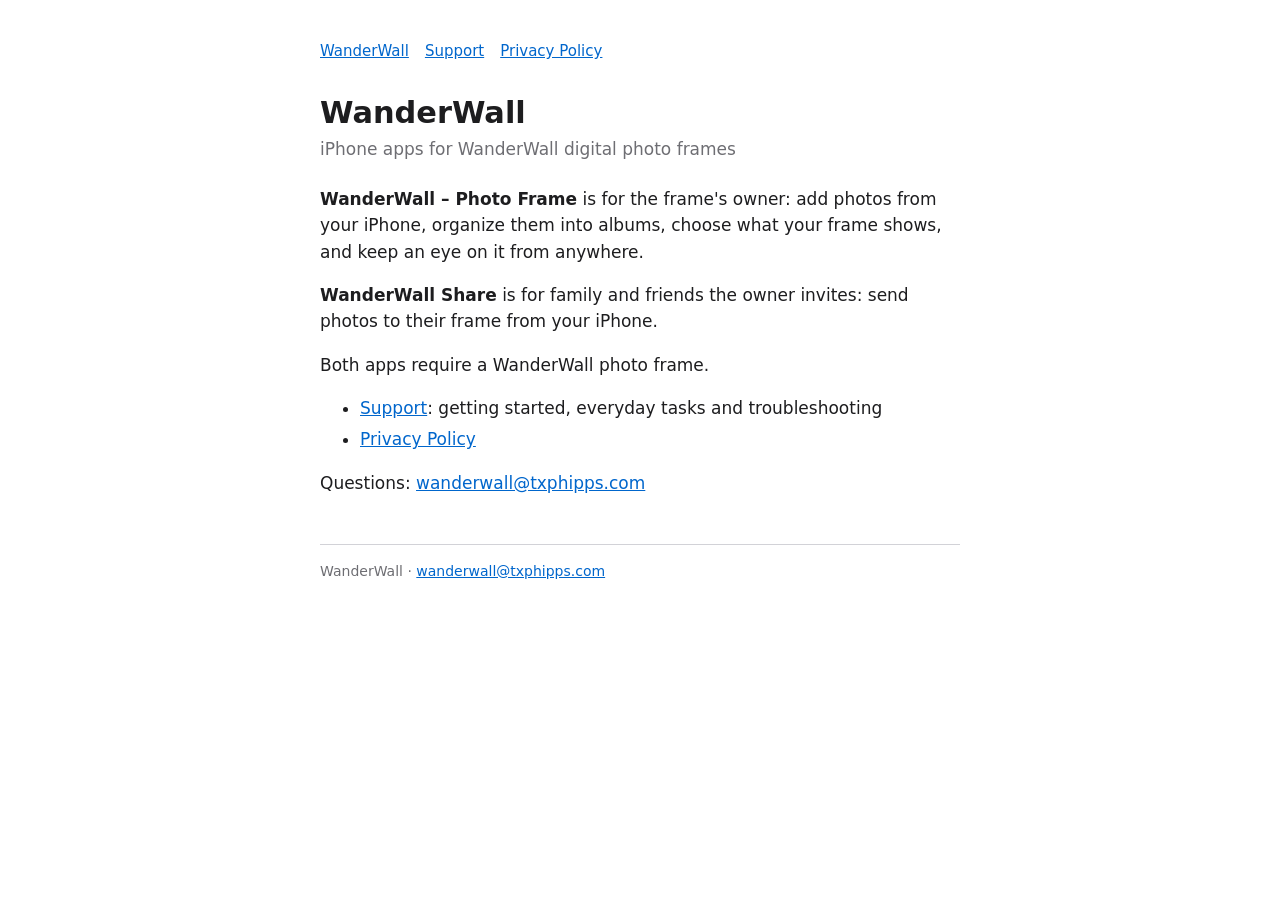
<file: index.html>
<!doctype html>
<html lang="en">
<head>
<meta charset="utf-8">
<meta name="viewport" content="width=device-width, initial-scale=1">
<title>WanderWall</title>
<meta name="description" content="WanderWall – Photo Frame and WanderWall Share, the iPhone apps for WanderWall digital photo frames.">
<link rel="stylesheet" href="/style.css">
</head>
<body>
<main>
<nav><a href="/">WanderWall</a><a href="/support/">Support</a><a href="/privacy/">Privacy Policy</a></nav>
<h1>WanderWall</h1>
<p class="meta">iPhone apps for WanderWall digital photo frames</p>
<p><strong>WanderWall – Photo Frame</strong> is for the frame's owner: add photos from your iPhone, organize them into albums, choose what your frame shows, and keep an eye on it from anywhere.</p>
<p><strong>WanderWall Share</strong> is for family and friends the owner invites: send photos to their frame from your iPhone.</p>
<p>Both apps require a WanderWall photo frame.</p>
<ul>
<li><a href="/support/">Support</a>: getting started, everyday tasks and troubleshooting</li>
<li><a href="/privacy/">Privacy Policy</a></li>
</ul>
<p>Questions: <a href="mailto:wanderwall@txphipps.com">wanderwall@txphipps.com</a></p>
<footer>WanderWall · <a href="mailto:wanderwall@txphipps.com">wanderwall@txphipps.com</a></footer>
</main>
</body>
</html>
</file>
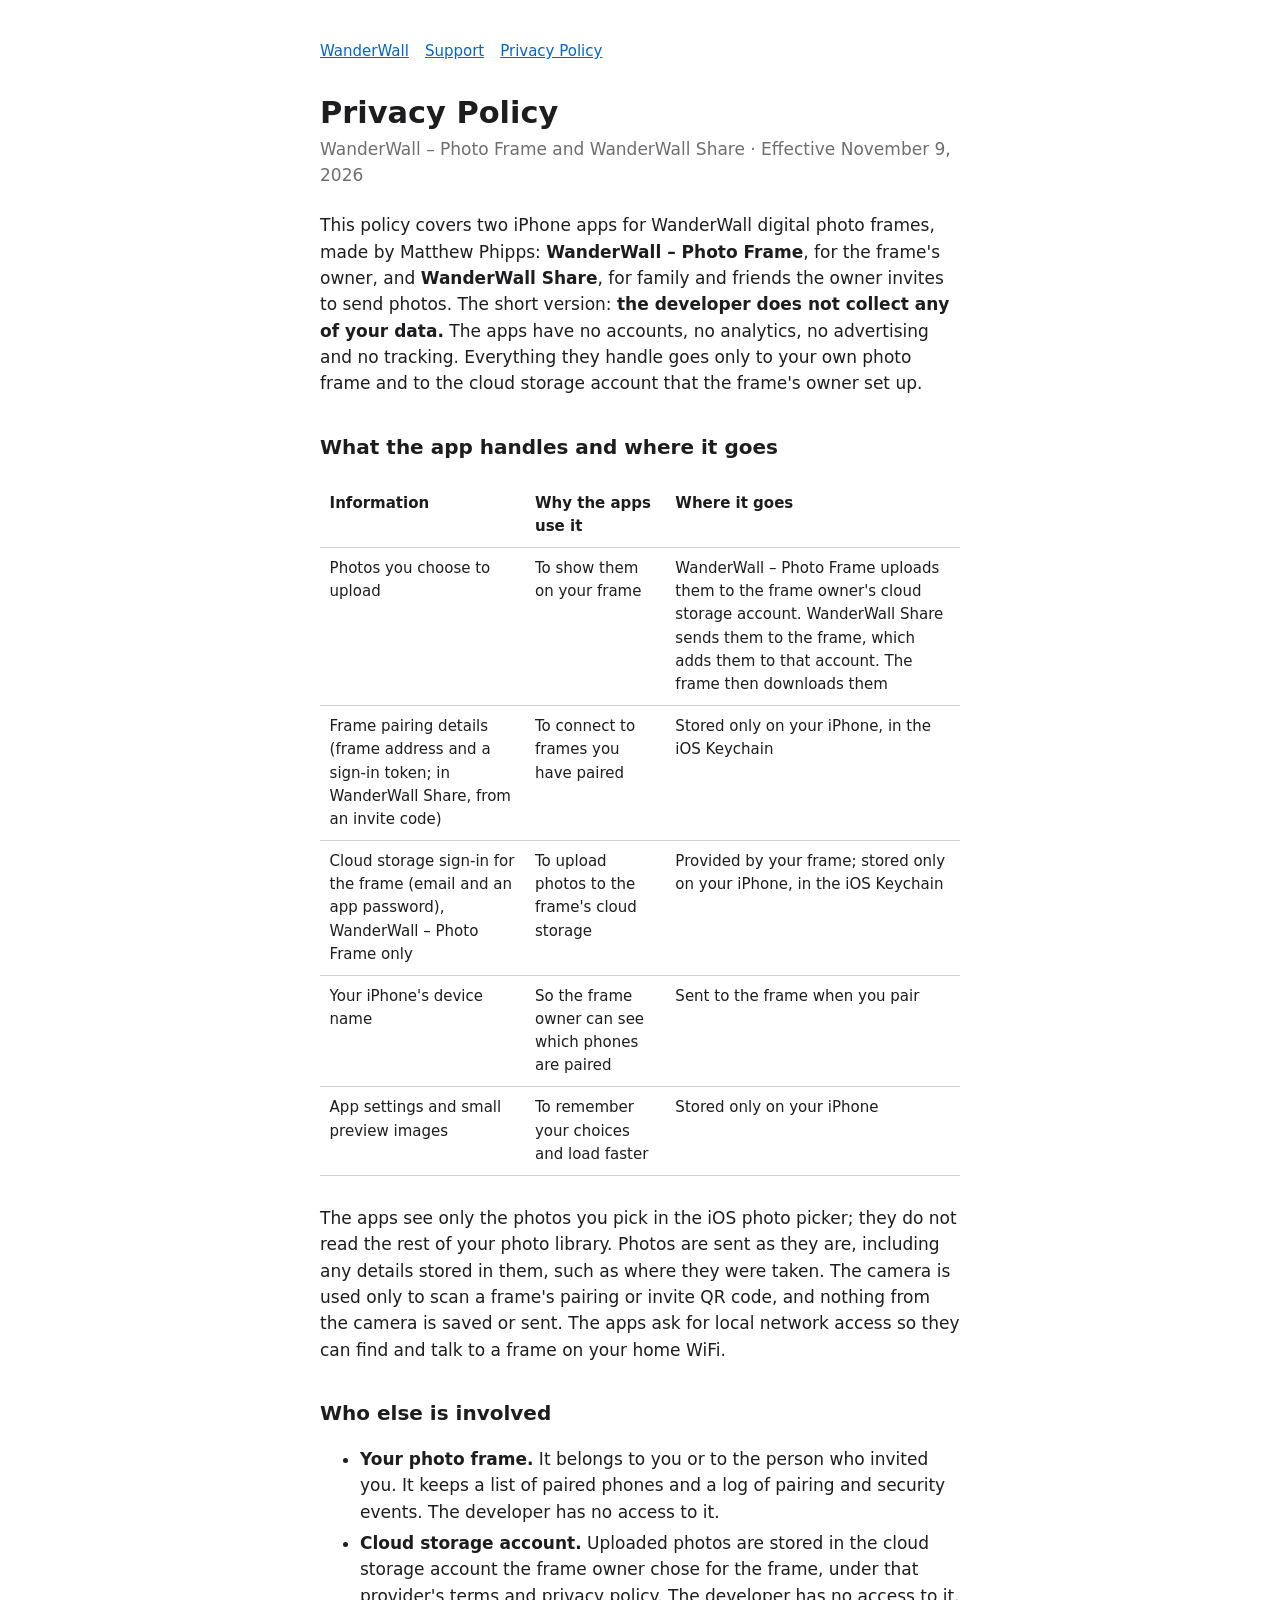
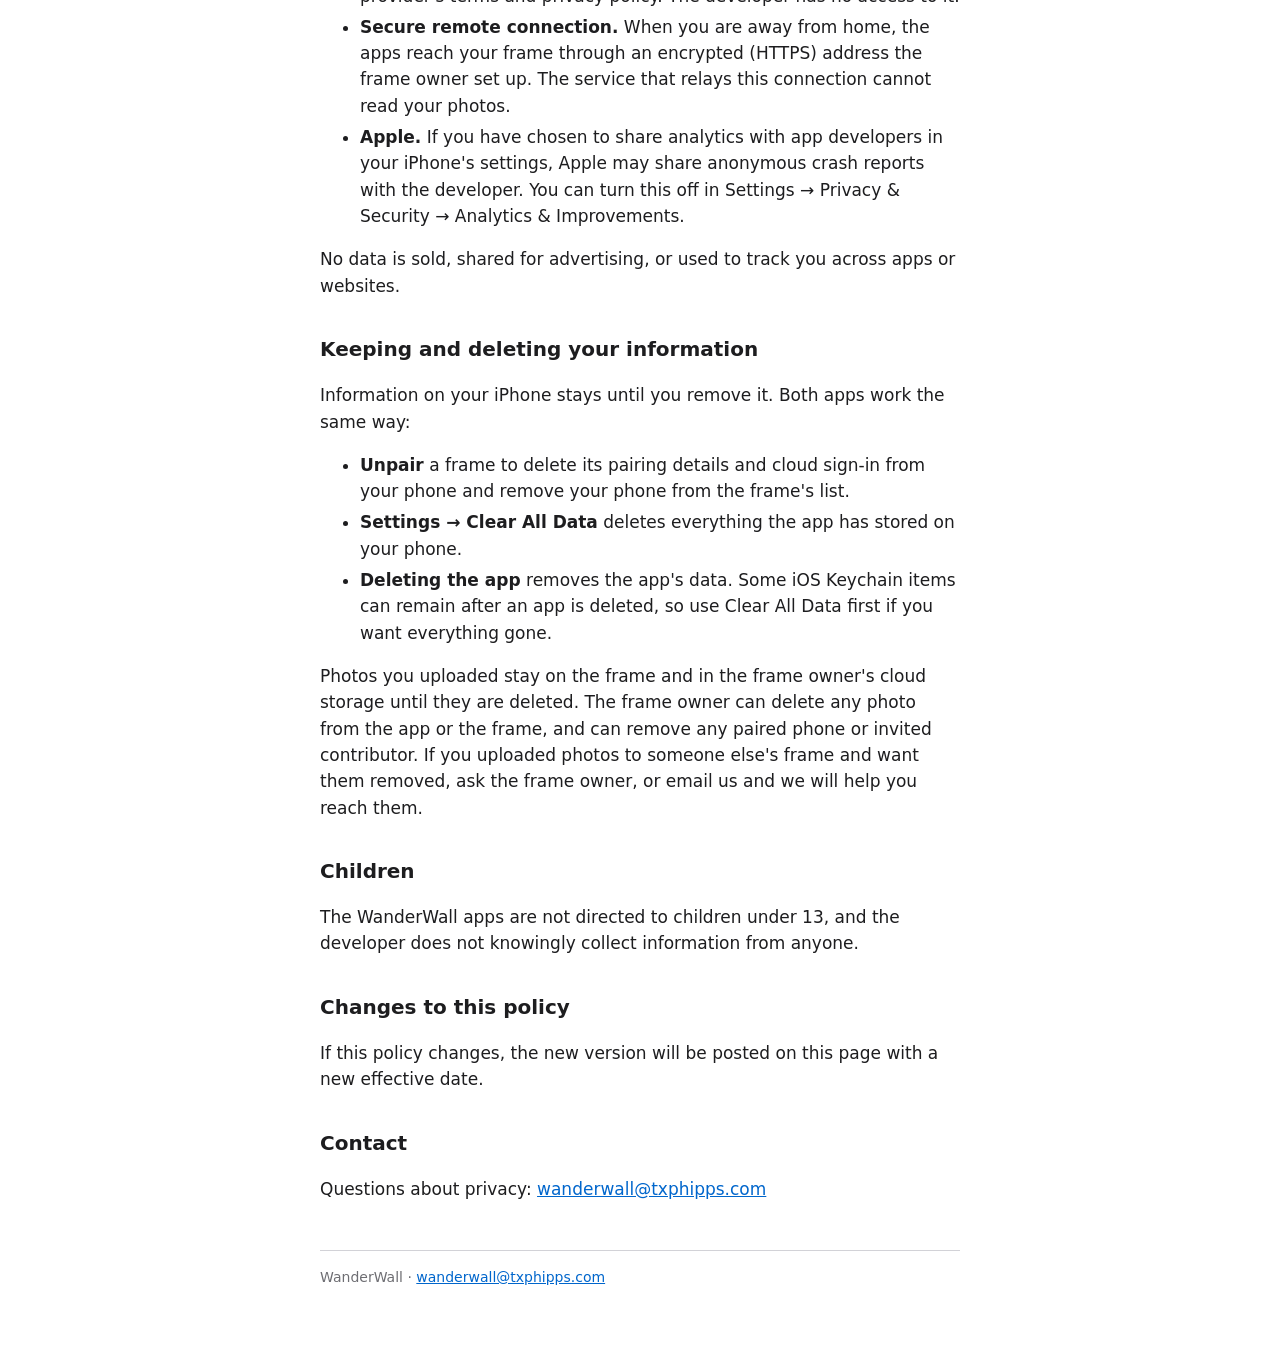
<file: privacy/index.html>
<!doctype html>
<html lang="en">
<head>
<meta charset="utf-8">
<meta name="viewport" content="width=device-width, initial-scale=1">
<title>WanderWall – Privacy Policy</title>
<meta name="description" content="Privacy policy for the WanderWall iPhone apps: WanderWall – Photo Frame and WanderWall Share.">
<link rel="stylesheet" href="/style.css">
</head>
<body>
<main>
<nav><a href="/">WanderWall</a><a href="/support/">Support</a><a href="/privacy/">Privacy Policy</a></nav>
<h1>Privacy Policy</h1>
<p class="meta">WanderWall – Photo Frame and WanderWall Share · Effective November 9, 2026</p>

<p>This policy covers two iPhone apps for WanderWall digital photo frames, made by Matthew Phipps: <strong>WanderWall – Photo Frame</strong>, for the frame's owner, and <strong>WanderWall Share</strong>, for family and friends the owner invites to send photos. The short version: <strong>the developer does not collect any of your data.</strong> The apps have no accounts, no analytics, no advertising and no tracking. Everything they handle goes only to your own photo frame and to the cloud storage account that the frame's owner set up.</p>

<h2>What the app handles and where it goes</h2>
<div class="table"><table>
<thead><tr><th>Information</th><th>Why the apps use it</th><th>Where it goes</th></tr></thead>
<tbody>
<tr><td>Photos you choose to upload</td><td>To show them on your frame</td><td>WanderWall – Photo Frame uploads them to the frame owner's cloud storage account. WanderWall Share sends them to the frame, which adds them to that account. The frame then downloads them</td></tr>
<tr><td>Frame pairing details (frame address and a sign-in token; in WanderWall Share, from an invite code)</td><td>To connect to frames you have paired</td><td>Stored only on your iPhone, in the iOS Keychain</td></tr>
<tr><td>Cloud storage sign-in for the frame (email and an app password), WanderWall – Photo Frame only</td><td>To upload photos to the frame's cloud storage</td><td>Provided by your frame; stored only on your iPhone, in the iOS Keychain</td></tr>
<tr><td>Your iPhone's device name</td><td>So the frame owner can see which phones are paired</td><td>Sent to the frame when you pair</td></tr>
<tr><td>App settings and small preview images</td><td>To remember your choices and load faster</td><td>Stored only on your iPhone</td></tr>
</tbody>
</table></div>
<p>The apps see only the photos you pick in the iOS photo picker; they do not read the rest of your photo library. Photos are sent as they are, including any details stored in them, such as where they were taken. The camera is used only to scan a frame's pairing or invite QR code, and nothing from the camera is saved or sent. The apps ask for local network access so they can find and talk to a frame on your home WiFi.</p>

<h2>Who else is involved</h2>
<ul>
<li><strong>Your photo frame.</strong> It belongs to you or to the person who invited you. It keeps a list of paired phones and a log of pairing and security events. The developer has no access to it.</li>
<li><strong>Cloud storage account.</strong> Uploaded photos are stored in the cloud storage account the frame owner chose for the frame, under that provider's terms and privacy policy. The developer has no access to it.</li>
<li><strong>Secure remote connection.</strong> When you are away from home, the apps reach your frame through an encrypted (HTTPS) address the frame owner set up. The service that relays this connection cannot read your photos.</li>
<li><strong>Apple.</strong> If you have chosen to share analytics with app developers in your iPhone's settings, Apple may share anonymous crash reports with the developer. You can turn this off in Settings → Privacy &amp; Security → Analytics &amp; Improvements.</li>
</ul>
<p>No data is sold, shared for advertising, or used to track you across apps or websites.</p>

<h2>Keeping and deleting your information</h2>
<p>Information on your iPhone stays until you remove it. Both apps work the same way:</p>
<ul>
<li><strong>Unpair</strong> a frame to delete its pairing details and cloud sign-in from your phone and remove your phone from the frame's list.</li>
<li><strong>Settings → Clear All Data</strong> deletes everything the app has stored on your phone.</li>
<li><strong>Deleting the app</strong> removes the app's data. Some iOS Keychain items can remain after an app is deleted, so use Clear All Data first if you want everything gone.</li>
</ul>
<p>Photos you uploaded stay on the frame and in the frame owner's cloud storage until they are deleted. The frame owner can delete any photo from the app or the frame, and can remove any paired phone or invited contributor. If you uploaded photos to someone else's frame and want them removed, ask the frame owner, or email us and we will help you reach them.</p>

<h2>Children</h2>
<p>The WanderWall apps are not directed to children under 13, and the developer does not knowingly collect information from anyone.</p>

<h2>Changes to this policy</h2>
<p>If this policy changes, the new version will be posted on this page with a new effective date.</p>

<h2>Contact</h2>
<p>Questions about privacy: <a href="mailto:wanderwall@txphipps.com">wanderwall@txphipps.com</a></p>
<footer>WanderWall · <a href="mailto:wanderwall@txphipps.com">wanderwall@txphipps.com</a></footer>
</main>
</body>
</html>
</file>
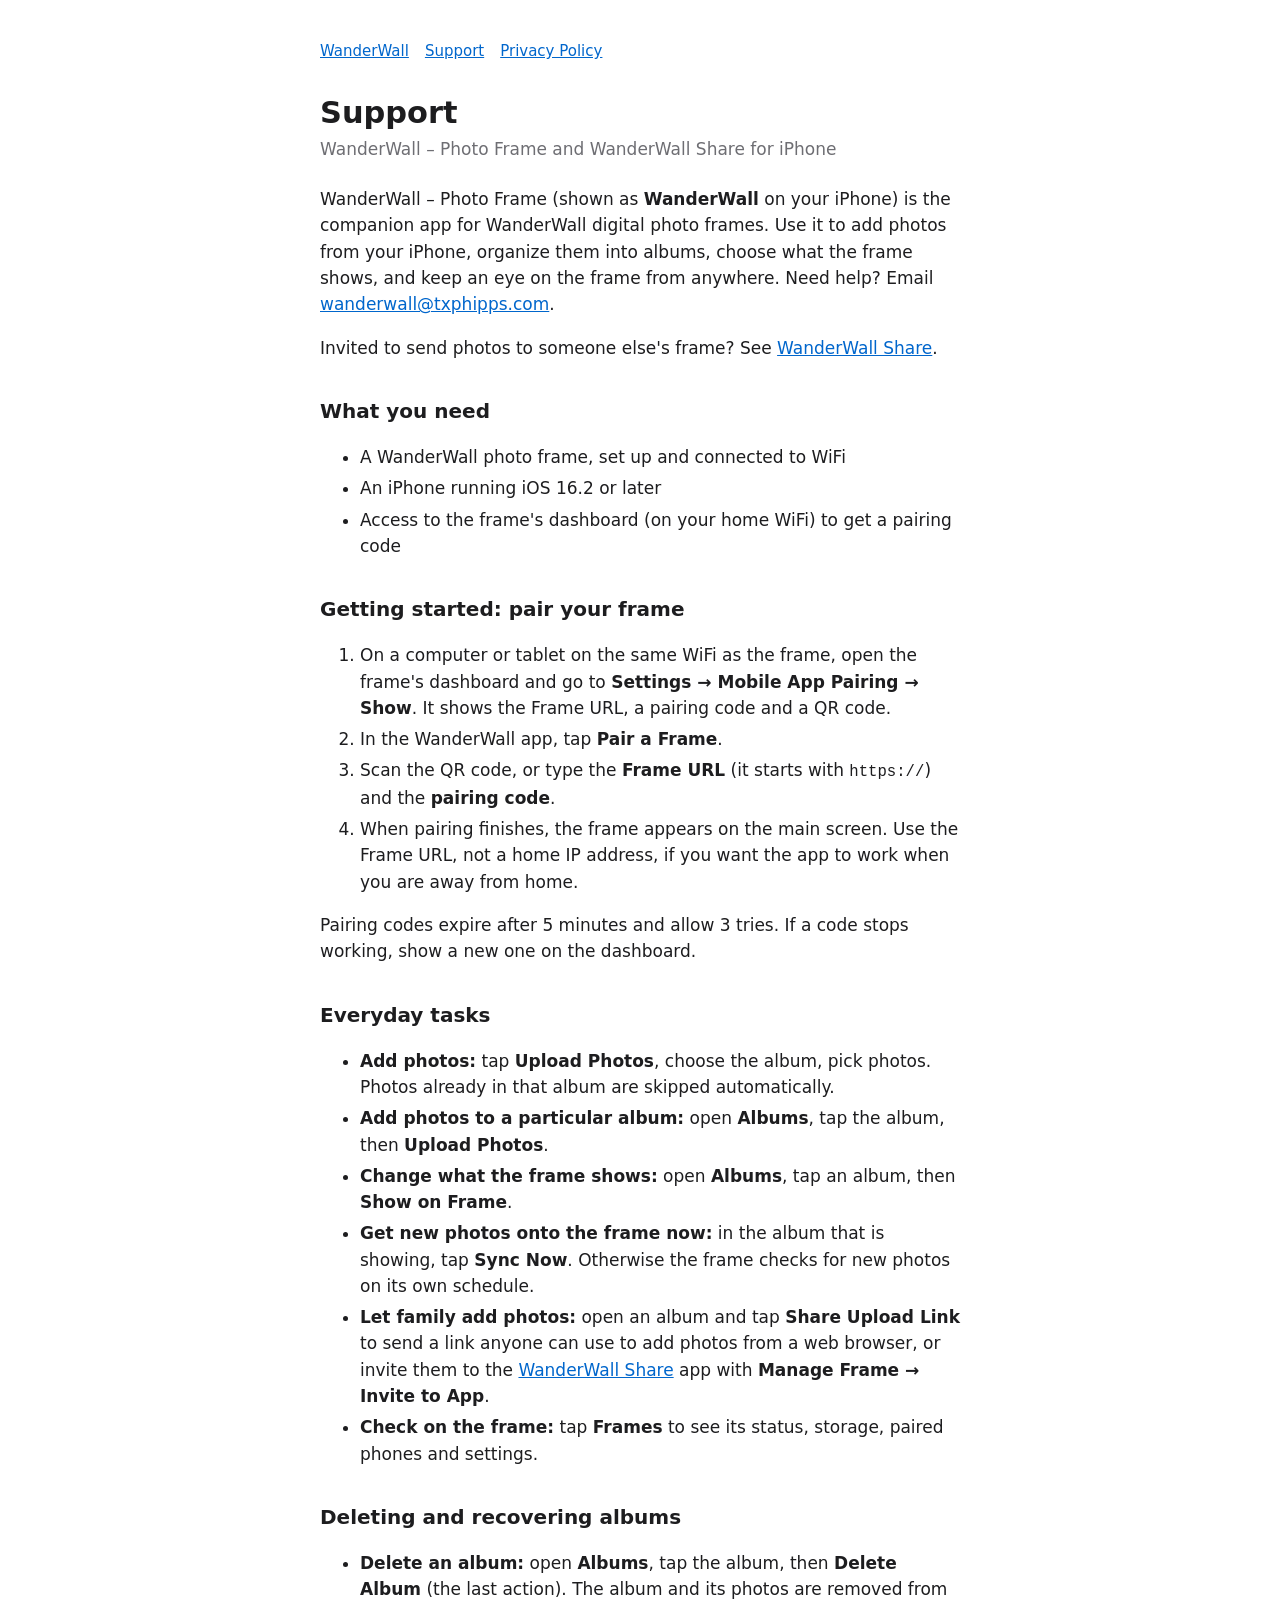
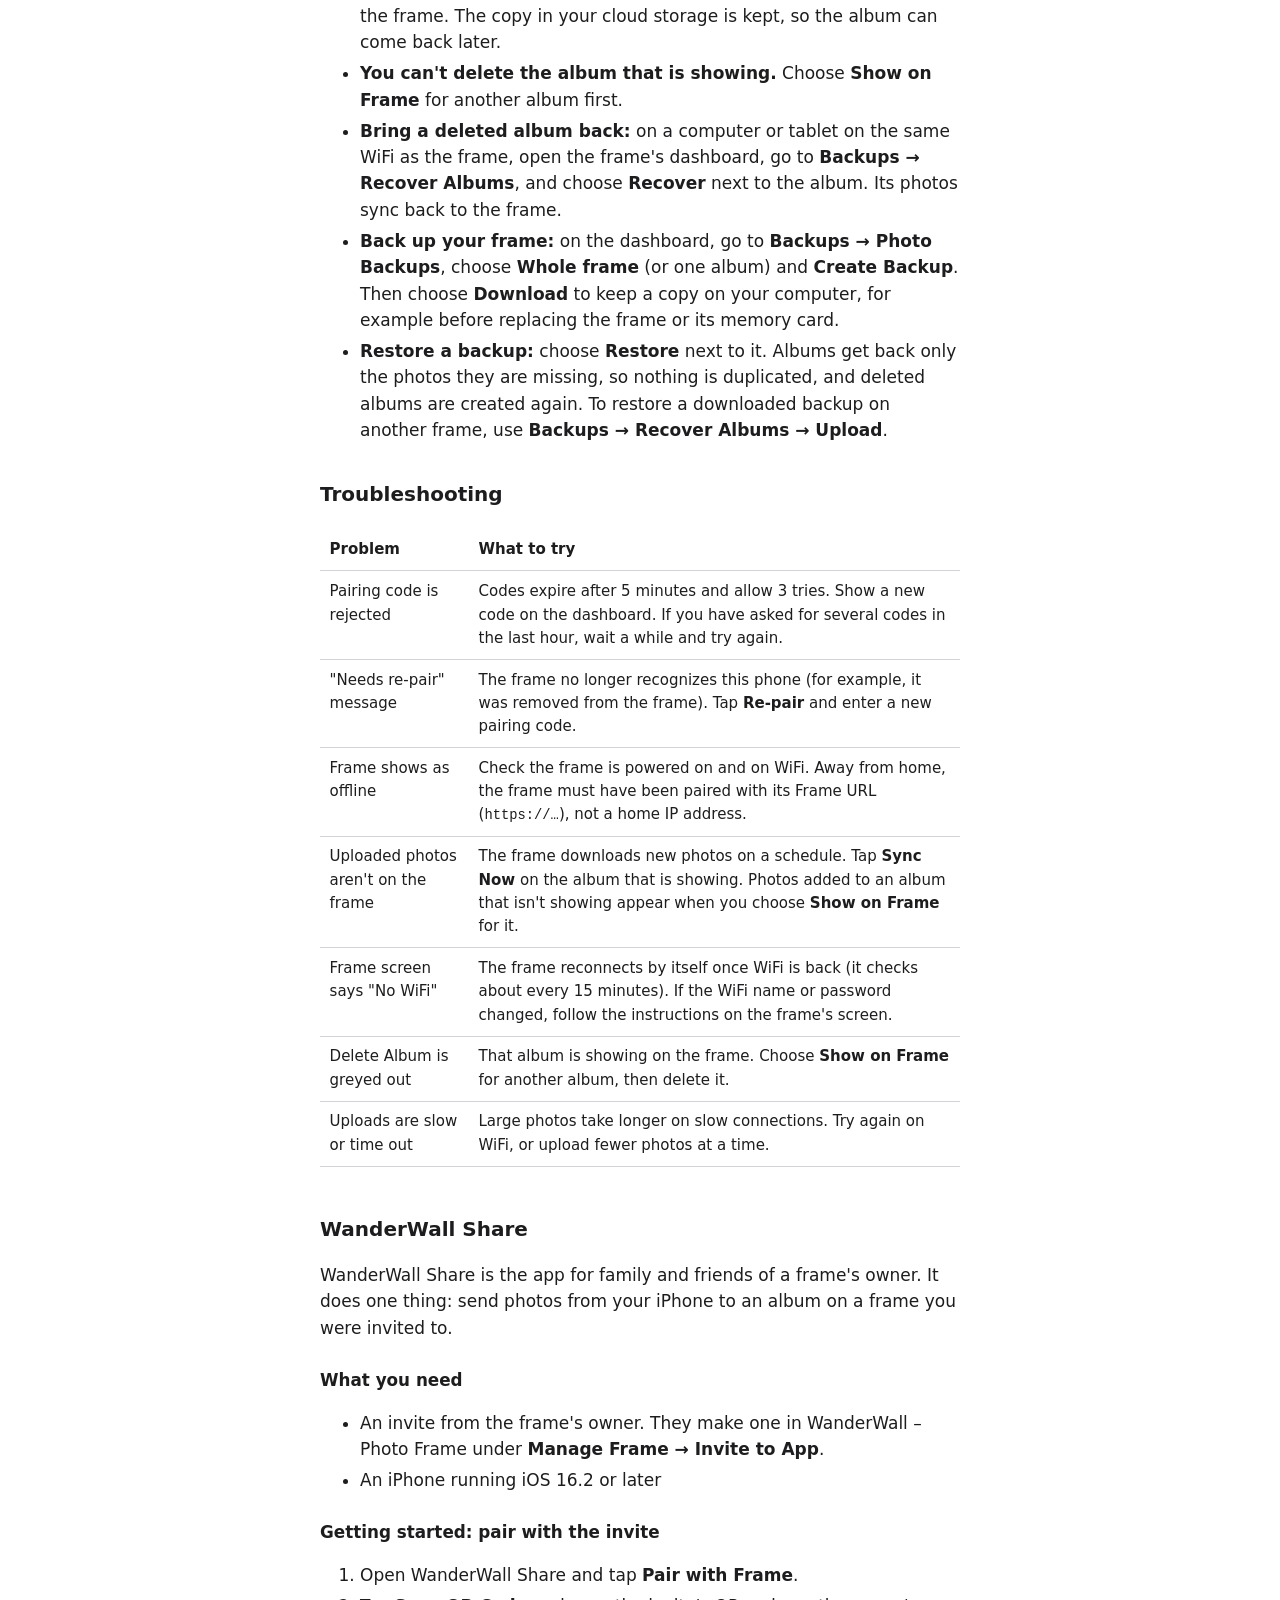
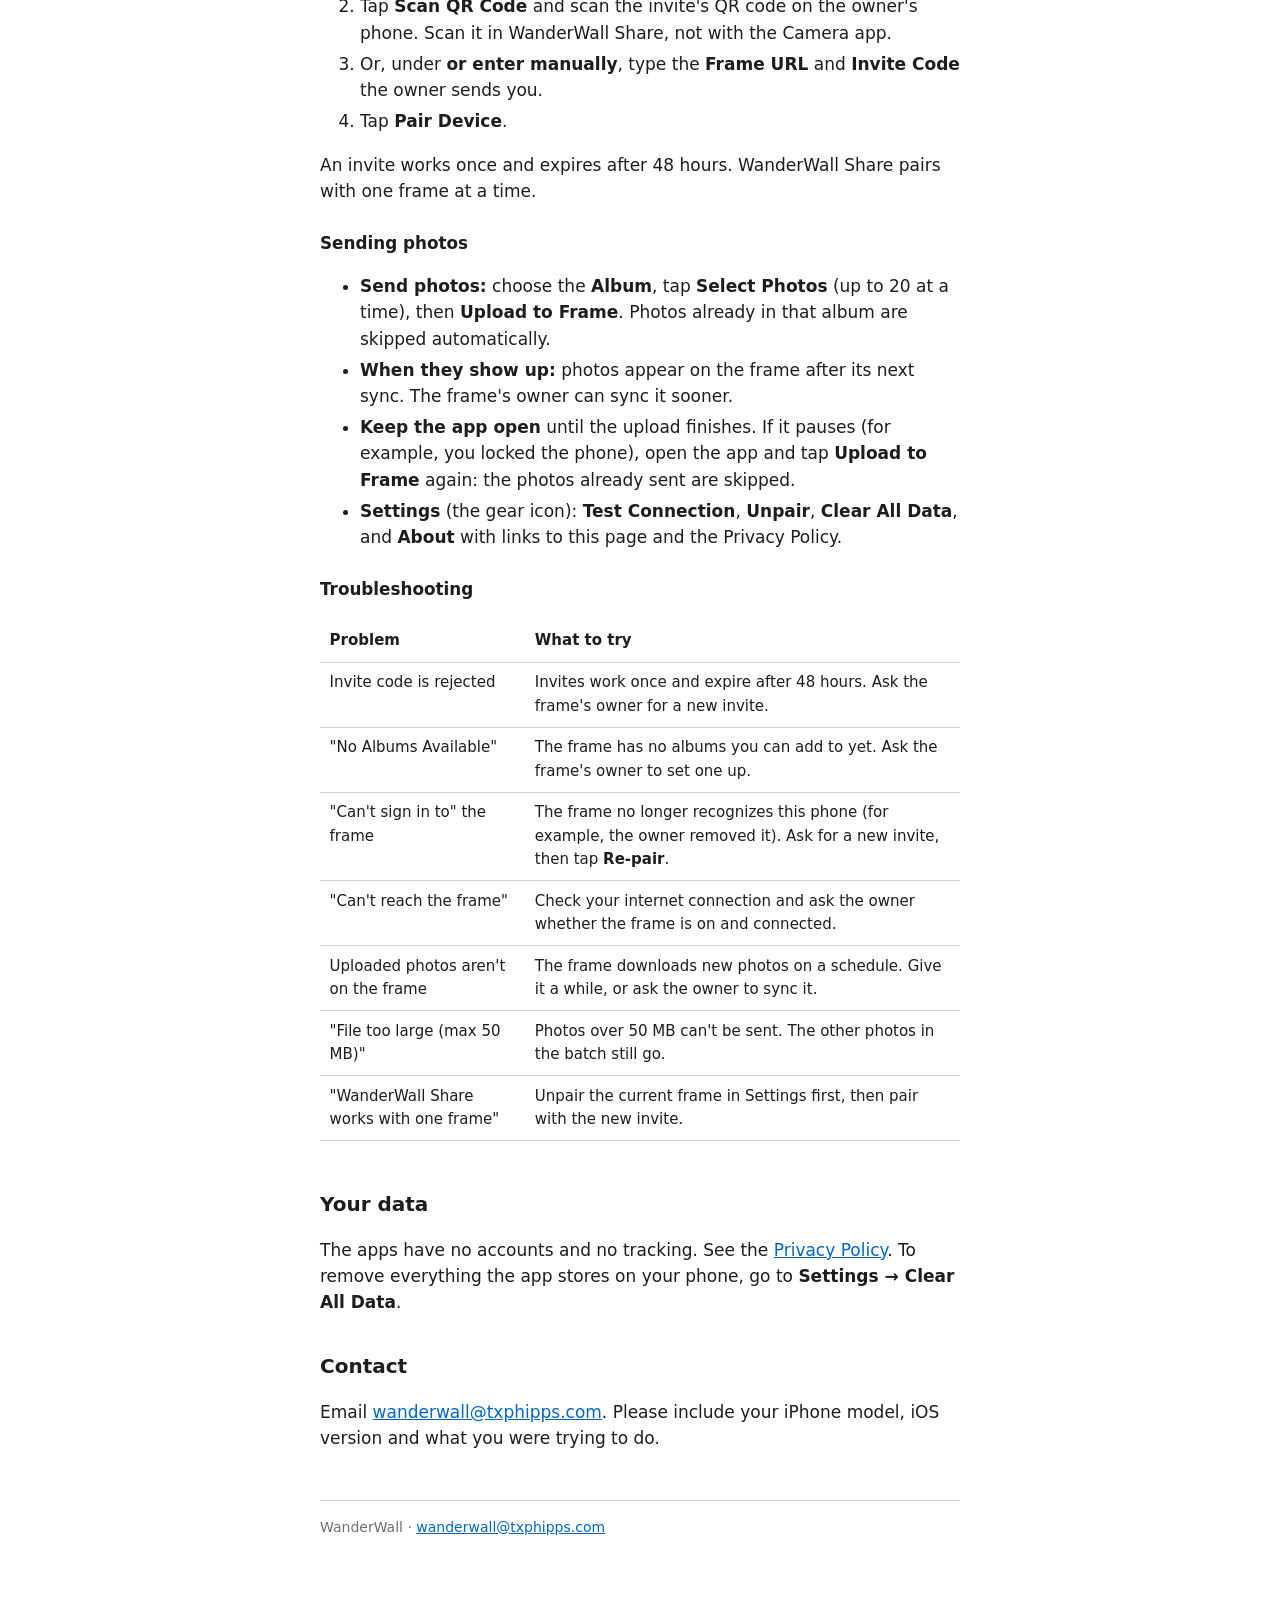
<file: support/index.html>
<!doctype html>
<html lang="en">
<head>
<meta charset="utf-8">
<meta name="viewport" content="width=device-width, initial-scale=1">
<title>WanderWall – Support</title>
<meta name="description" content="Help and contact for WanderWall – Photo Frame and WanderWall Share, the iPhone apps for WanderWall photo frames.">
<link rel="stylesheet" href="/style.css">
</head>
<body>
<main>
<nav><a href="/">WanderWall</a><a href="/support/">Support</a><a href="/privacy/">Privacy Policy</a></nav>
<h1>Support</h1>
<p class="meta">WanderWall – Photo Frame and WanderWall Share for iPhone</p>

<p>WanderWall – Photo Frame (shown as <strong>WanderWall</strong> on your iPhone) is the companion app for WanderWall digital photo frames. Use it to add photos from your iPhone, organize them into albums, choose what the frame shows, and keep an eye on the frame from anywhere. Need help? Email <a href="mailto:wanderwall@txphipps.com">wanderwall@txphipps.com</a>.</p>

<p>Invited to send photos to someone else's frame? See <a href="#share">WanderWall Share</a>.</p>

<h2>What you need</h2>
<ul>
<li>A WanderWall photo frame, set up and connected to WiFi</li>
<li>An iPhone running iOS 16.2 or later</li>
<li>Access to the frame's dashboard (on your home WiFi) to get a pairing code</li>
</ul>

<h2>Getting started: pair your frame</h2>
<ol>
<li>On a computer or tablet on the same WiFi as the frame, open the frame's dashboard and go to <strong>Settings → Mobile App Pairing → Show</strong>. It shows the Frame URL, a pairing code and a QR code.</li>
<li>In the WanderWall app, tap <strong>Pair a Frame</strong>.</li>
<li>Scan the QR code, or type the <strong>Frame URL</strong> (it starts with <code>https://</code>) and the <strong>pairing code</strong>.</li>
<li>When pairing finishes, the frame appears on the main screen. Use the Frame URL, not a home IP address, if you want the app to work when you are away from home.</li>
</ol>
<p>Pairing codes expire after 5 minutes and allow 3 tries. If a code stops working, show a new one on the dashboard.</p>

<h2>Everyday tasks</h2>
<ul>
<li><strong>Add photos:</strong> tap <strong>Upload Photos</strong>, choose the album, pick photos. Photos already in that album are skipped automatically.</li>
<li><strong>Add photos to a particular album:</strong> open <strong>Albums</strong>, tap the album, then <strong>Upload Photos</strong>.</li>
<li><strong>Change what the frame shows:</strong> open <strong>Albums</strong>, tap an album, then <strong>Show on Frame</strong>.</li>
<li><strong>Get new photos onto the frame now:</strong> in the album that is showing, tap <strong>Sync Now</strong>. Otherwise the frame checks for new photos on its own schedule.</li>
<li><strong>Let family add photos:</strong> open an album and tap <strong>Share Upload Link</strong> to send a link anyone can use to add photos from a web browser, or invite them to the <a href="#share">WanderWall Share</a> app with <strong>Manage Frame → Invite to App</strong>.</li>
<li><strong>Check on the frame:</strong> tap <strong>Frames</strong> to see its status, storage, paired phones and settings.</li>
</ul>

<h2>Deleting and recovering albums</h2>
<ul>
<li><strong>Delete an album:</strong> open <strong>Albums</strong>, tap the album, then <strong>Delete Album</strong> (the last action). The album and its photos are removed from the frame. The copy in your cloud storage is kept, so the album can come back later.</li>
<li><strong>You can't delete the album that is showing.</strong> Choose <strong>Show on Frame</strong> for another album first.</li>
<li><strong>Bring a deleted album back:</strong> on a computer or tablet on the same WiFi as the frame, open the frame's dashboard, go to <strong>Backups → Recover Albums</strong>, and choose <strong>Recover</strong> next to the album. Its photos sync back to the frame.</li>
<li><strong>Back up your frame:</strong> on the dashboard, go to <strong>Backups → Photo Backups</strong>, choose <strong>Whole frame</strong> (or one album) and <strong>Create Backup</strong>. Then choose <strong>Download</strong> to keep a copy on your computer, for example before replacing the frame or its memory card.</li>
<li><strong>Restore a backup:</strong> choose <strong>Restore</strong> next to it. Albums get back only the photos they are missing, so nothing is duplicated, and deleted albums are created again. To restore a downloaded backup on another frame, use <strong>Backups → Recover Albums → Upload</strong>.</li>
</ul>

<h2>Troubleshooting</h2>
<div class="table"><table>
<thead><tr><th>Problem</th><th>What to try</th></tr></thead>
<tbody>
<tr><td>Pairing code is rejected</td><td>Codes expire after 5 minutes and allow 3 tries. Show a new code on the dashboard. If you have asked for several codes in the last hour, wait a while and try again.</td></tr>
<tr><td>"Needs re-pair" message</td><td>The frame no longer recognizes this phone (for example, it was removed from the frame). Tap <strong>Re-pair</strong> and enter a new pairing code.</td></tr>
<tr><td>Frame shows as offline</td><td>Check the frame is powered on and on WiFi. Away from home, the frame must have been paired with its Frame URL (<code>https://…</code>), not a home IP address.</td></tr>
<tr><td>Uploaded photos aren't on the frame</td><td>The frame downloads new photos on a schedule. Tap <strong>Sync Now</strong> on the album that is showing. Photos added to an album that isn't showing appear when you choose <strong>Show on Frame</strong> for it.</td></tr>
<tr><td>Frame screen says "No WiFi"</td><td>The frame reconnects by itself once WiFi is back (it checks about every 15 minutes). If the WiFi name or password changed, follow the instructions on the frame's screen.</td></tr>
<tr><td>Delete Album is greyed out</td><td>That album is showing on the frame. Choose <strong>Show on Frame</strong> for another album, then delete it.</td></tr>
<tr><td>Uploads are slow or time out</td><td>Large photos take longer on slow connections. Try again on WiFi, or upload fewer photos at a time.</td></tr>
</tbody>
</table></div>

<h2 id="share">WanderWall Share</h2>
<p>WanderWall Share is the app for family and friends of a frame's owner. It does one thing: send photos from your iPhone to an album on a frame you were invited to.</p>

<h3>What you need</h3>
<ul>
<li>An invite from the frame's owner. They make one in WanderWall – Photo Frame under <strong>Manage Frame → Invite to App</strong>.</li>
<li>An iPhone running iOS 16.2 or later</li>
</ul>

<h3>Getting started: pair with the invite</h3>
<ol>
<li>Open WanderWall Share and tap <strong>Pair with Frame</strong>.</li>
<li>Tap <strong>Scan QR Code</strong> and scan the invite's QR code on the owner's phone. Scan it in WanderWall Share, not with the Camera app.</li>
<li>Or, under <strong>or enter manually</strong>, type the <strong>Frame URL</strong> and <strong>Invite Code</strong> the owner sends you.</li>
<li>Tap <strong>Pair Device</strong>.</li>
</ol>
<p>An invite works once and expires after 48 hours. WanderWall Share pairs with one frame at a time.</p>

<h3>Sending photos</h3>
<ul>
<li><strong>Send photos:</strong> choose the <strong>Album</strong>, tap <strong>Select Photos</strong> (up to 20 at a time), then <strong>Upload to Frame</strong>. Photos already in that album are skipped automatically.</li>
<li><strong>When they show up:</strong> photos appear on the frame after its next sync. The frame's owner can sync it sooner.</li>
<li><strong>Keep the app open</strong> until the upload finishes. If it pauses (for example, you locked the phone), open the app and tap <strong>Upload to Frame</strong> again: the photos already sent are skipped.</li>
<li><strong>Settings</strong> (the gear icon): <strong>Test Connection</strong>, <strong>Unpair</strong>, <strong>Clear All Data</strong>, and <strong>About</strong> with links to this page and the Privacy Policy.</li>
</ul>

<h3>Troubleshooting</h3>
<div class="table"><table>
<thead><tr><th>Problem</th><th>What to try</th></tr></thead>
<tbody>
<tr><td>Invite code is rejected</td><td>Invites work once and expire after 48 hours. Ask the frame's owner for a new invite.</td></tr>
<tr><td>"No Albums Available"</td><td>The frame has no albums you can add to yet. Ask the frame's owner to set one up.</td></tr>
<tr><td>"Can't sign in to" the frame</td><td>The frame no longer recognizes this phone (for example, the owner removed it). Ask for a new invite, then tap <strong>Re-pair</strong>.</td></tr>
<tr><td>"Can't reach the frame"</td><td>Check your internet connection and ask the owner whether the frame is on and connected.</td></tr>
<tr><td>Uploaded photos aren't on the frame</td><td>The frame downloads new photos on a schedule. Give it a while, or ask the owner to sync it.</td></tr>
<tr><td>"File too large (max 50 MB)"</td><td>Photos over 50 MB can't be sent. The other photos in the batch still go.</td></tr>
<tr><td>"WanderWall Share works with one frame"</td><td>Unpair the current frame in Settings first, then pair with the new invite.</td></tr>
</tbody>
</table></div>

<h2>Your data</h2>
<p>The apps have no accounts and no tracking. See the <a href="/privacy/">Privacy Policy</a>. To remove everything the app stores on your phone, go to <strong>Settings → Clear All Data</strong>.</p>

<h2>Contact</h2>
<p>Email <a href="mailto:wanderwall@txphipps.com">wanderwall@txphipps.com</a>. Please include your iPhone model, iOS version and what you were trying to do.</p>
<footer>WanderWall · <a href="mailto:wanderwall@txphipps.com">wanderwall@txphipps.com</a></footer>
</main>
</body>
</html>
</file>
<file: style.css>
:root { color-scheme: light dark; --fg: #1d1d1f; --muted: #6e6e73; --bg: #ffffff; --line: #d2d2d7; --link: #0066cc; }
@media (prefers-color-scheme: dark) { :root { --fg: #f5f5f7; --muted: #a1a1a6; --bg: #111113; --line: #3a3a3c; --link: #4da3ff; } }
* { box-sizing: border-box; }
body { margin: 0; background: var(--bg); color: var(--fg); font: 17px/1.55 -apple-system, BlinkMacSystemFont, "Segoe UI", system-ui, sans-serif; }
main { max-width: 42rem; margin: 0 auto; padding: 2.5rem 16px 4rem; }
nav { font-size: 15px; margin-bottom: 2rem; }
nav a { margin-right: 1rem; }
a { color: var(--link); }
h1 { font-size: 1.9rem; line-height: 1.2; margin: 0 0 .25rem; }
h2 { font-size: 1.25rem; margin: 2.2rem 0 .5rem; }
h3 { font-size: 1.05rem; margin: 1.6rem 0 .4rem; }
.meta { color: var(--muted); margin: 0 0 1.5rem; }
.table { overflow-x: auto; }
table { border-collapse: collapse; width: 100%; font-size: 15px; margin: .75rem 0; }
th, td { text-align: left; vertical-align: top; padding: .55rem .6rem; border-bottom: 1px solid var(--line); }
th { font-weight: 600; }
code { font-size: .92em; }
li { margin: .3rem 0; }
footer { margin-top: 3rem; padding-top: 1rem; border-top: 1px solid var(--line); color: var(--muted); font-size: 14px; }
</file>
